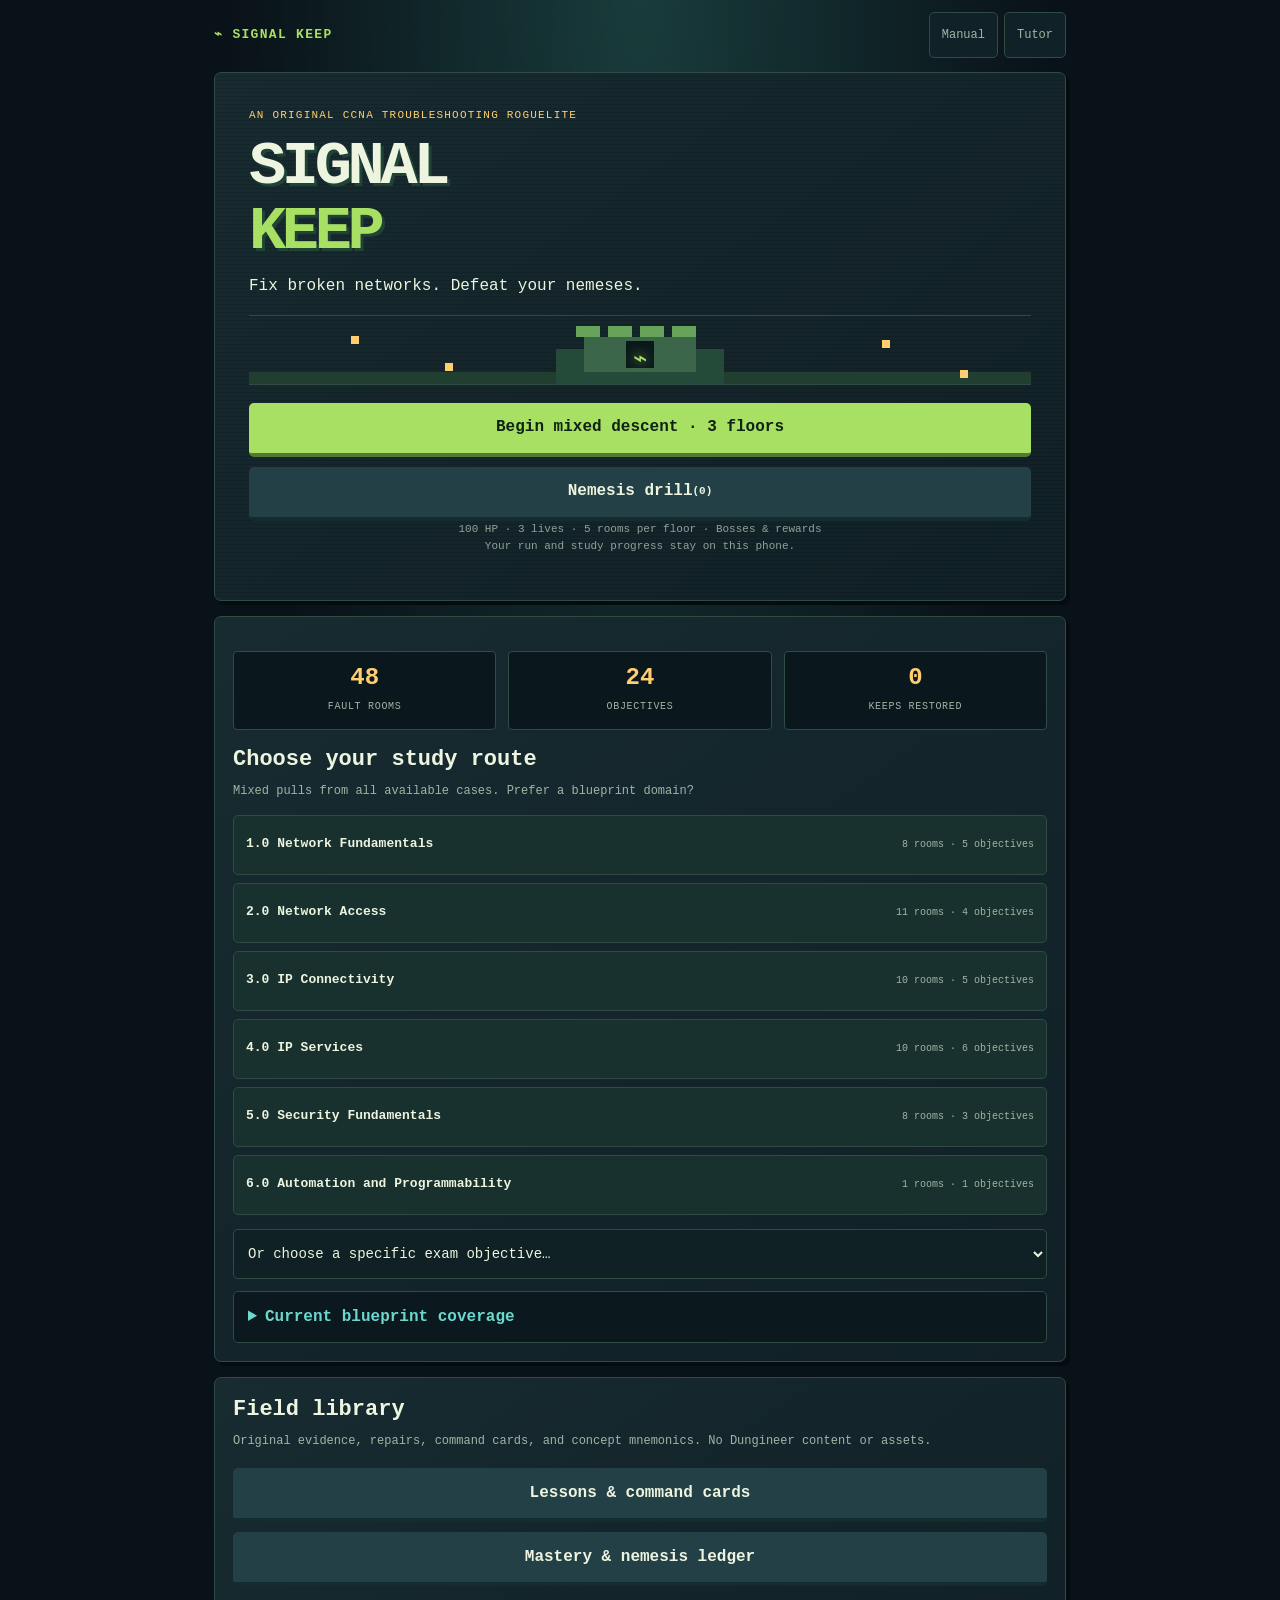
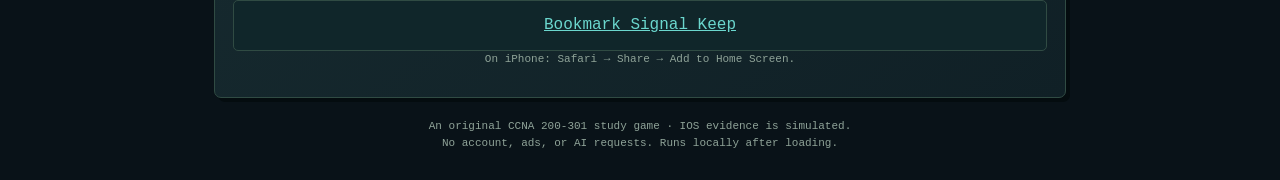
<file: game/index.html>
<!DOCTYPE html>
<html lang="en">
<head>
<meta charset="UTF-8">
<meta name="viewport" content="width=device-width,initial-scale=1,viewport-fit=cover">
<meta name="theme-color" content="#091218">
<meta name="apple-mobile-web-app-capable" content="yes">
<meta name="mobile-web-app-capable" content="yes">
<meta name="apple-mobile-web-app-status-bar-style" content="black-translucent">
<meta name="apple-mobile-web-app-title" content="Signal Keep">
<meta name="description" content="Signal Keep: an original mobile-first CCNA 200-301 troubleshooting roguelite.">
<title>Signal Keep · CCNA Troubleshooting Roguelite</title>
<link rel="icon" href="icon.svg" type="image/svg+xml">
<link rel="apple-touch-icon" href="icon.svg">
<link rel="stylesheet" href="styles.css">
</head>
<body>
<div class="shell">
<header class="topbar">
  <span class="brand-mini">⌁ SIGNAL KEEP</span>
  <nav class="toplinks" aria-label="Game navigation"><button id="manual-btn" class="small-btn" type="button">Manual</button><a class="small-btn" href="/">Tutor</a></nav>
</header>
<main id="app" tabindex="-1"></main>
<footer class="footer">An original CCNA 200-301 study game · IOS evidence is simulated.<br>No account, ads, or AI requests. Runs locally after loading.</footer>
</div>
<noscript><p style="padding:20px">Enable JavaScript to play Signal Keep.</p></noscript>
<script src="objectives.js"></script>
<script src="manifest.js"></script>
<script src="loader.js"></script>
<script src="engine.js"></script>
<script src="ui.js"></script>
<script src="start.js"></script>
</body>
</html>
</file>
<file: game/styles.css>
:root{color-scheme:dark;--bg:#091218;--panel:#12242a;--line:#304b43;--ink:#edf4df;--muted:#a1b5a5;--green:#a8e063;--cyan:#6bd7ce;--gold:#ffce70;--red:#ff8277;--safe-top:env(safe-area-inset-top,0px);--safe-bottom:env(safe-area-inset-bottom,0px)}*{box-sizing:border-box}html{background:var(--bg);-webkit-text-size-adjust:100%}body{margin:0;min-height:100dvh;background:radial-gradient(ellipse at 50% 0,#193c3b 0,transparent 45%),var(--bg);color:var(--ink);font:16px/1.55 ui-monospace,SFMono-Regular,Menlo,Monaco,Consolas,"Liberation Mono",monospace}button,a{-webkit-tap-highlight-color:transparent;touch-action:manipulation}button{font:inherit;cursor:pointer}button:focus-visible,a:focus-visible,summary:focus-visible{outline:3px solid var(--gold);outline-offset:3px}button:disabled{cursor:not-allowed}.shell{max-width:900px;margin:auto;padding:calc(12px + var(--safe-top)) 16px calc(28px + var(--safe-bottom))}.topbar{display:flex;align-items:center;justify-content:space-between;gap:8px;margin-bottom:14px}.brand-mini{color:var(--green);font-weight:900;font-size:13px;letter-spacing:.1em}.toplinks{display:flex;gap:6px}.small-btn{display:inline-flex;align-items:center;justify-content:center;min-height:46px;min-width:44px;padding:9px 12px;border:1px solid var(--line);border-radius:5px;background:#102127;text-decoration:none;color:var(--muted);font-size:12px}.small-btn:hover{color:var(--ink);background:#1e3538}.hidden{display:none!important}h1,h2,h3,p{margin-top:0}h1{font-size:clamp(34px,10vw,62px);line-height:1.04;letter-spacing:-.07em;margin-bottom:10px;text-shadow:3px 3px #1f4335}h1 span{display:block;color:var(--green)}h2{font-size:22px;line-height:1.25;margin-bottom:8px}.eyebrow,.caps{color:var(--gold);font-size:11px;letter-spacing:.11em;text-transform:uppercase}.dim,.tiny{color:var(--muted)}.tiny{font-size:12px}.panel{background:linear-gradient(145deg,#172b30,#102026);border:1px solid var(--line);border-radius:7px;padding:18px;margin-bottom:15px;box-shadow:4px 4px #040c0f}.hero{position:relative;padding:26px 20px;overflow:hidden}.hero:after{content:"";position:absolute;inset:0;pointer-events:none;opacity:.13;background:repeating-linear-gradient(0deg,transparent 0 3px,#000 3px 4px)}.hero>*{position:relative;z-index:1}.keep-scape{height:70px;position:relative;margin:12px 0 18px;border-block:1px solid var(--line);background:linear-gradient(0deg,#203f31 0 12px,transparent 12px)}.tower{position:absolute;bottom:12px;left:50%;width:112px;height:35px;background:#3c6649;transform:translateX(-50%);box-shadow:-28px 12px #244a39,28px 12px #244a39}.tower:before{content:"";position:absolute;left:-8px;top:-11px;width:24px;height:11px;background:#67a358;box-shadow:32px 0 #67a358,64px 0 #67a358,96px 0 #67a358}.tower:after{content:"⌁";position:absolute;left:42px;top:4px;width:28px;height:27px;text-align:center;background:#0a181b;color:var(--green);font-size:24px;text-shadow:0 0 12px var(--green)}.node{position:absolute;width:8px;height:8px;background:var(--gold);animation:blink 1.8s steps(2,end) infinite}.n1{left:13%;top:20px}.n2{left:25%;top:47px;animation-delay:.4s}.n3{right:18%;top:24px;animation-delay:1s}.n4{right:8%;top:54px;animation-delay:1.5s}@keyframes blink{50%{opacity:.2}}@media(prefers-reduced-motion:reduce){*{animation:none!important;transition:none!important;scroll-behavior:auto!important}}.btn{display:flex;align-items:center;justify-content:center;min-height:54px;width:100%;padding:13px 16px;border:0;border-bottom:4px solid #517a35;border-radius:5px;background:var(--green);color:#102312;font-weight:900;text-decoration:none;text-align:center;line-height:1.35}.btn:active{transform:translateY(2px);border-bottom-width:2px}.btn.secondary{background:#234047;color:var(--ink);border-color:#142b2f}.btn.danger{background:#633638;color:#ffebe0;border-color:#3d2527}.actions{display:grid;gap:10px;margin-top:18px}.stats{display:grid;grid-template-columns:repeat(3,1fr);gap:8px;margin:16px 0}.stat{background:#0a181d;border:1px solid var(--line);border-radius:4px;text-align:center;padding:12px 5px}.stat b{display:block;color:var(--gold);font-size:24px;line-height:1.2}.stat span{color:var(--muted);font-size:10px;text-transform:uppercase;letter-spacing:.07em}.feature-list{list-style:none;padding:0;margin:0;display:grid;gap:10px}.feature-list li{position:relative;padding-left:25px;color:#c9dbcb;font-size:14px}.feature-list li:before{content:"◆";position:absolute;left:2px;top:3px;color:var(--cyan);font-size:12px}details{border:1px solid var(--line);border-radius:5px;background:#0b191e;margin-top:12px}summary{min-height:48px;padding:13px 14px;color:var(--cyan);font-weight:700;cursor:pointer}details>div{padding:0 14px 14px;font-size:14px}.save-note,.footer{text-align:center;font-size:11px;color:#8fa398}.footer{margin-top:20px}.bookmark-link{display:block;text-align:center;padding:12px;margin-top:14px;border:1px solid var(--line);border-radius:5px;background:#10262a;color:var(--cyan)}.reset-area{border-top:1px solid var(--line);margin-top:24px;padding-top:12px}.inline-link{min-height:44px;border:0;background:none;color:#f29a8d;text-decoration:underline;padding:4px}.hud{position:sticky;top:0;z-index:10;padding:calc(8px + var(--safe-top)) 0 9px;margin:calc(-12px - var(--safe-top)) 0 14px;background:#091218f5;border-block:1px solid var(--line);backdrop-filter:blur(8px)}.hud-row{display:flex;align-items:center;justify-content:space-between;gap:8px;font-size:12px}.lives{color:var(--red);letter-spacing:2px;white-space:nowrap}.hp-track{height:12px;background:#312327;border:1px solid #63383a;margin-top:8px;overflow:hidden}.hp-fill{width:100%;height:100%;background:repeating-linear-gradient(90deg,#82d263 0 12px,#68ad4f 12px 14px);transition:width .2s}.hp-fill.low{background:repeating-linear-gradient(90deg,#f08571 0 12px,#c75f52 12px 14px)}.hp-caption{display:flex;justify-content:space-between;color:var(--muted);font-size:11px;margin-top:4px}.map{display:flex;align-items:center;gap:5px;margin-top:10px}.map-node{height:8px;flex:1;background:#2a3f39}.map-node.done{background:var(--green)}.map-node.current{background:var(--gold);box-shadow:0 0 6px var(--gold)}.map-node.boss{flex:1.25;height:12px;clip-path:polygon(50% 0,100% 50%,50% 100%,0 50%)}.room-head{display:flex;align-items:start;justify-content:space-between;gap:8px}.room-name{color:var(--green);margin:4px 0}.threat{color:var(--gold);font-size:10px;letter-spacing:.1em;text-transform:uppercase;text-align:right}.nemesis-banner{background:#37263c;border:1px solid #a071a3;border-radius:5px;padding:12px;margin-bottom:14px;color:#f2c5eb;font-size:13px}.objective{margin:13px 0;font-size:15px}.terminal{background:#050d11;border:1px solid #3c544b;border-radius:5px;overflow:hidden;margin:14px 0}.term-bar{display:flex;justify-content:space-between;gap:8px;padding:8px 12px;background:#1a2d2d;color:#9bafa0;font-size:11px}.terminal pre{padding:13px;margin:0;overflow:auto;white-space:pre-wrap;overflow-wrap:anywhere;font:12px/1.65 ui-monospace,SFMono-Regular,Menlo,monospace;color:#c6dcb8}.prompt-label{display:flex;justify-content:space-between;gap:6px;align-items:end;margin:18px 0 8px}.options{display:grid;gap:10px}.option{display:block;position:relative;min-height:64px;padding:14px 27px 14px 50px;border:1px solid #456050;border-left:5px solid #638367;border-radius:5px;background:#182d30;color:var(--ink);box-shadow:2px 2px #040c0e;text-align:left;font-size:14px;line-height:1.45;overflow-wrap:anywhere}.letter{position:absolute;left:12px;top:14px;display:grid;place-items:center;width:26px;height:26px;background:#2a443f;border-radius:3px;color:var(--cyan);font-weight:900}.option:hover:not(:disabled){background:#26423c;border-color:var(--green)}.option:disabled{opacity:.6}.option.correct{border-color:var(--green);background:#1a3b28;opacity:1}.option.correct:after{content:"✓";position:absolute;right:10px;top:12px;color:var(--green)}.option.wrong{border-color:var(--red);background:#41262b;opacity:1}.option.wrong:after{content:"×";position:absolute;right:10px;top:8px;color:var(--red);font-size:22px}.feedback{border:1px solid var(--line);border-left:5px solid var(--green);border-radius:5px;background:#10252a;padding:16px;margin-top:16px;animation:appear .18s ease-out}.feedback.bad{border-left-color:var(--red)}@keyframes appear{from{opacity:0;transform:translateY(6px)}}.feedback p,.feedback li{font-size:14px;line-height:1.6}.feedback h3{margin-bottom:8px}.lesson{border-top:1px solid var(--line);margin-top:12px;padding-top:12px}.cmd{display:block;padding:10px;margin:10px 0;background:#07161a;border:1px solid #2a4841;color:var(--gold);font-size:12px;white-space:pre-wrap;overflow-wrap:anywhere}.layout{display:flex;gap:10px;align-items:center}.layout>*{flex:1}.lesson-card p,.lesson-card li,.study-grid p,.study-grid li{font-size:14px;line-height:1.65}.lesson-card{scroll-margin-top:120px}.lesson-card .neutral{border-left:4px solid var(--cyan);padding-left:10px}.command-table{display:grid;gap:7px}.command-table code{display:block;background:#07161a;border:1px solid var(--line);padding:10px;color:#e0dba7;font-size:12px;overflow-wrap:anywhere}.topic-row{padding:12px 0;border-bottom:1px solid var(--line)}.topic-row:last-child{border:0}.topic-line{display:flex;justify-content:space-between;gap:10px;font-size:13px}.progress-track{height:7px;margin-top:5px;background:#233b34}.progress-track i{display:block;height:100%;background:var(--cyan)}.chip{display:inline-block;border:1px solid #3f604c;background:#081b1c;padding:3px 7px;border-radius:3px;color:#b4cdb0;font-size:10px}.run-meta{display:flex;flex-wrap:wrap;gap:6px;margin:10px 0}.floor-card{text-align:center;padding:28px 18px}.glyph{font-size:55px;line-height:1;margin:8px 0 15px;color:var(--gold);text-shadow:4px 4px #4c4028}.reward{font-size:26px;color:var(--gold);font-weight:900}.toast{position:fixed;left:50%;bottom:calc(15px + var(--safe-bottom));transform:translateX(-50%);max-width:90vw;padding:11px 18px;z-index:100;background:#e3efcb;color:#122215;border-radius:4px;box-shadow:3px 3px #020b07}.sr-only{position:absolute;width:1px;height:1px;padding:0;margin:-1px;overflow:hidden;clip:rect(0,0,0,0);white-space:nowrap;border:0}
@media(min-width:650px){.shell{padding-inline:24px}.hero{padding:34px}.options{grid-template-columns:1fr 1fr}.option{min-height:82px}.terminal pre{font-size:13px}.stats{gap:12px}.study-grid{display:grid;grid-template-columns:1fr 1fr;gap:14px}.objective{font-size:17px}.actions .two{display:grid;grid-template-columns:1fr 1fr;gap:10px}}
@media(max-width:360px){.shell{padding-inline:12px}.panel{padding:14px}.hero{padding:22px 16px}h1{font-size:34px}.option{font-size:13px;padding-right:24px}.small-btn{padding-inline:9px}.hud-row{font-size:11px}}
.filter-grid{display:grid;gap:8px;margin-top:14px}.domain-btn{display:flex;justify-content:space-between;align-items:center;gap:12px;text-align:left;min-height:60px;padding:12px;border:1px solid var(--line);border-radius:5px;background:#18302e;color:var(--ink)}.domain-btn:hover{border-color:var(--cyan)}.domain-btn b{font-size:13px}.domain-btn span{font-size:10px;color:var(--muted);text-align:right}.objective-select{width:100%;min-height:50px;margin-top:14px;border:1px solid var(--line);border-radius:5px;background:#102125;color:var(--ink);padding:10px;font:inherit;font-size:14px}.inline-objective{display:inline-block;padding:5px 7px;margin:2px 0;background:#1b3533;color:var(--cyan);border:1px solid var(--line);border-radius:3px;min-width:42px;min-height:38px}.hinted{border-color:var(--gold)}.option.eliminated{opacity:.42;text-decoration:line-through 1px #e7a89b}.option.eliminated .letter{text-decoration:none}.option.correct .letter{color:var(--green)}small{font-size:11px;line-height:1.4}.room-head .caps{display:block;font-size:10px}.room-name{margin-top:5px}.feedback:focus{outline:none}
</file>
